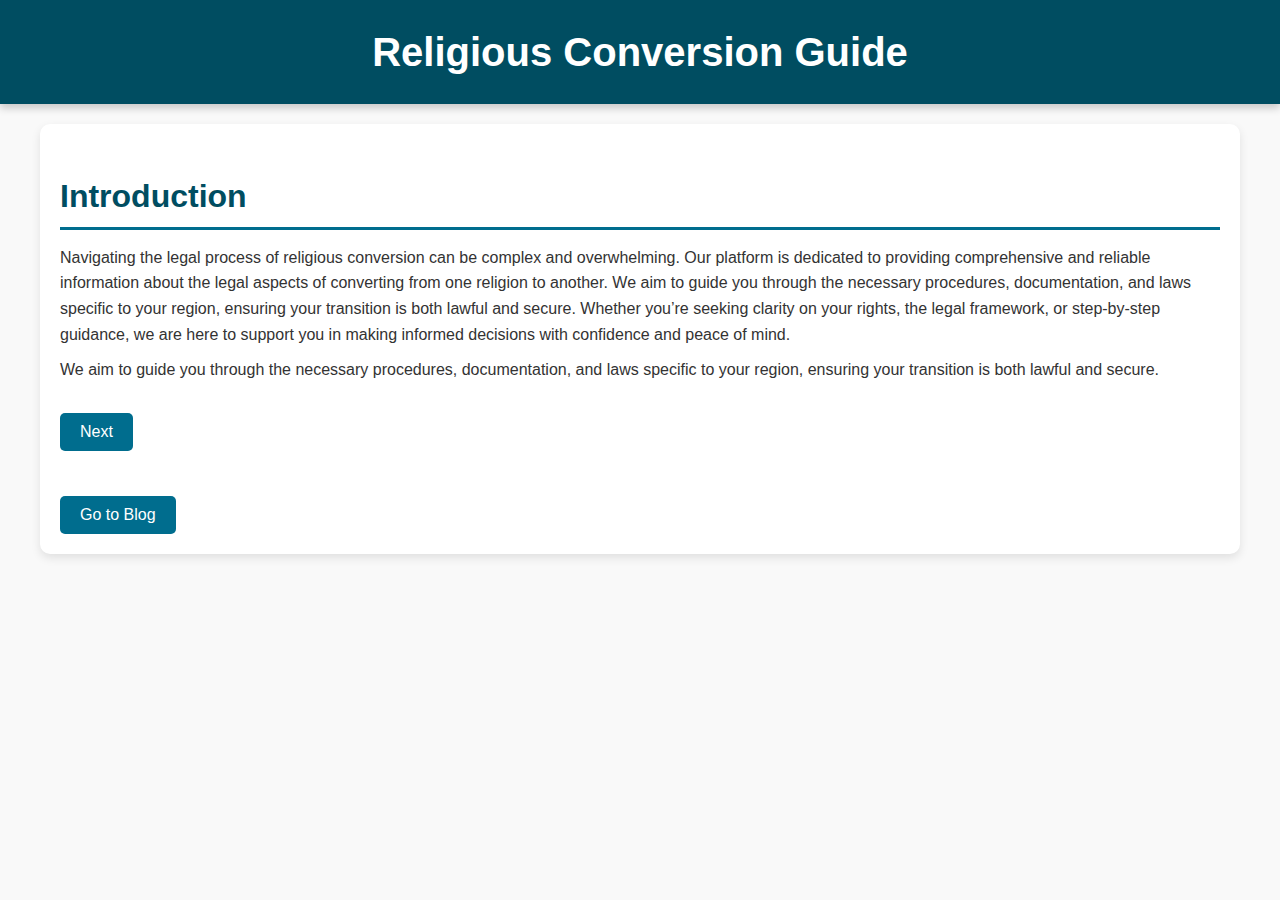
<file: index.html>
<!DOCTYPE html>
<html lang="en">
<head>
    <meta charset="UTF-8">
    <meta name="viewport" content="width=device-width, initial-scale=1.0">
    <title>Religious Conversion Guide</title>
    <link rel="stylesheet" href="styles.css">
</head>
<body>
    <header>
        <h1>Religious Conversion Guide</h1>
    </header>
    <main>
        <section id="introduction">
            <h2>Introduction</h2>
            <p>
                Navigating the legal process of religious conversion can be complex and overwhelming. Our platform is dedicated to providing comprehensive and reliable information about the legal aspects of converting from one religion to another. We aim to guide you through the necessary procedures, documentation, and laws specific to your region, ensuring your transition is both lawful and secure. Whether you’re seeking clarity on your rights, the legal framework, or step-by-step guidance, we are here to support you in making informed decisions with confidence and peace of mind.
            </p>
            <p>
                We aim to guide you through the necessary procedures, documentation, and laws specific to your region, ensuring your transition is both lawful and secure.
            </p>
            <button id="next-btn">Next</button>
            <br><br>
            <button id="blog-btn" onclick="window.location.href='blog.html'">Go to Blog</button>
        </section>
    </main>
    <script src="script.js"></script>
</body>
</html>
</file>
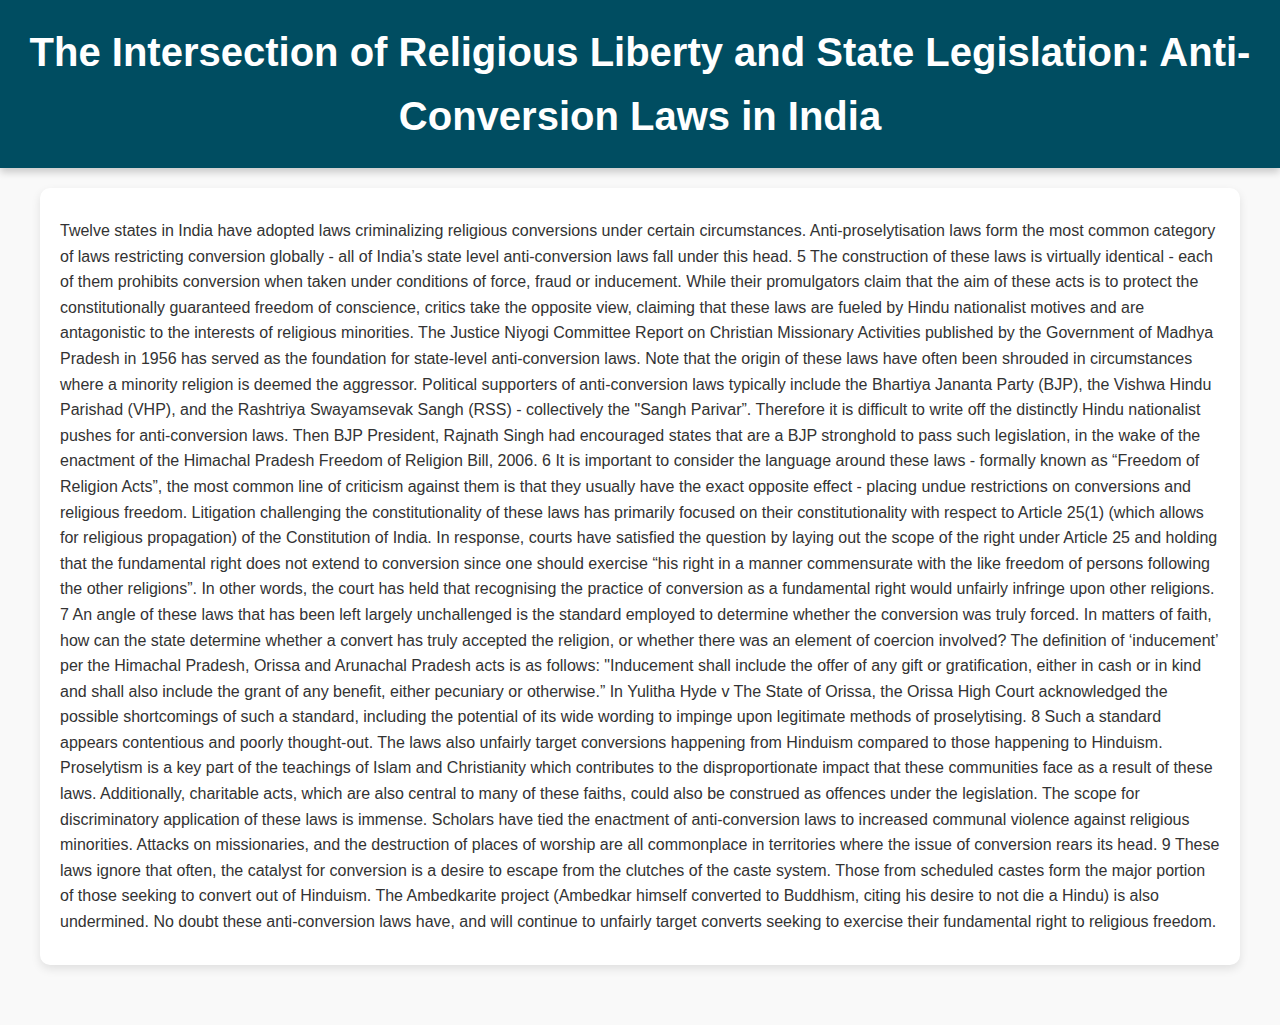
<file: blog.html>
<!DOCTYPE html>
<html lang="en">
<head>
    <meta charset="UTF-8">
    <meta name="viewport" content="width=device-width, initial-scale=1.0">
    <title>The Intersection of Religious Liberty and State Legislation</title>
    <link rel="stylesheet" href="styles.css">
</head>
<body>
    <header>
        <h1>The Intersection of Religious Liberty and State Legislation: Anti-Conversion Laws in India</h1>
    </header>
    <main>
        <section>
            <p>
                Twelve states in India have adopted laws criminalizing religious conversions under certain
                circumstances. Anti-proselytisation laws form the most common category of laws restricting
                conversion globally - all of India’s state level anti-conversion laws fall under this head.
                5
                The construction of these laws is virtually identical - each of them prohibits conversion when
                taken under conditions of force, fraud or inducement. While their promulgators claim that the
                aim of these acts is to protect the constitutionally guaranteed freedom of conscience, critics take
                the opposite view, claiming that these laws are fueled by Hindu nationalist motives and are
                antagonistic to the interests of religious minorities.
                The Justice Niyogi Committee Report on Christian Missionary Activities published by the
                Government of Madhya Pradesh in 1956 has served as the foundation for state-level
                anti-conversion laws. Note that the origin of these laws have often been shrouded in
                circumstances where a minority religion is deemed the aggressor.
                Political supporters of anti-conversion laws typically include the Bhartiya Jananta Party (BJP),
                the Vishwa Hindu Parishad (VHP), and the Rashtriya Swayamsevak Sangh (RSS) -
                collectively the "Sangh Parivar”. Therefore it is difficult to write off the distinctly Hindu nationalist
                pushes for anti-conversion laws. Then BJP President, Rajnath Singh had encouraged states
                that are a BJP stronghold to pass such legislation, in the wake of the enactment of the Himachal
                Pradesh Freedom of Religion Bill, 2006.
                6
                It is important to consider the language around these laws - formally known as “Freedom of
                Religion Acts”, the most common line of criticism against them is that they usually have the
                exact opposite effect - placing undue restrictions on conversions and religious freedom.
                Litigation challenging the constitutionality of these laws has primarily focused on their
                constitutionality with respect to Article 25(1) (which allows for religious propagation) of the
                Constitution of India. In response, courts have satisfied the question by laying out the scope of
                the right under Article 25 and holding that the fundamental right does not extend to conversion
                since one should exercise “his right in a manner commensurate with the like freedom of persons
                following the other religions”. In other words, the court has held that recognising the practice of
                conversion as a fundamental right would unfairly infringe upon other religions.
                7
                An angle of these laws that has been left largely unchallenged is the standard employed to
                determine whether the conversion was truly forced. In matters of faith, how can the state
                determine whether a convert has truly accepted the religion, or whether there was an element of
                coercion involved? The definition of ‘inducement’ per the Himachal Pradesh, Orissa and
                Arunachal Pradesh acts is as follows: "Inducement shall include the offer of any gift or
                gratification, either in cash or in kind and shall also include the grant of any benefit, either
                pecuniary or otherwise.” In Yulitha Hyde v The State of Orissa, the Orissa High Court
                
                acknowledged the possible shortcomings of such a standard, including the potential of its wide
                wording to impinge upon legitimate methods of proselytising.
                8 Such a standard appears
                contentious and poorly thought-out.
                The laws also unfairly target conversions happening from Hinduism compared to those
                happening to Hinduism. Proselytism is a key part of the teachings of Islam and Christianity
                which contributes to the disproportionate impact that these communities face as a result of
                these laws. Additionally, charitable acts, which are also central to many of these faiths, could
                also be construed as offences under the legislation. The scope for discriminatory application of
                these laws is immense.
                Scholars have tied the enactment of anti-conversion laws to increased communal violence
                against religious minorities. Attacks on missionaries, and the destruction of places of worship
                are all commonplace in territories where the issue of conversion rears its head.
                9
                These laws ignore that often, the catalyst for conversion is a desire to escape from the clutches
                of the caste system. Those from scheduled castes form the major portion of those seeking to
                convert out of Hinduism. The Ambedkarite project (Ambedkar himself converted to Buddhism,
                citing his desire to not die a Hindu) is also undermined. No doubt these anti-conversion laws
                have, and will continue to unfairly target converts seeking to exercise their fundamental right to
                religious freedom.
            </p>
        </section>
    </main>
</body>
</html>
</file>
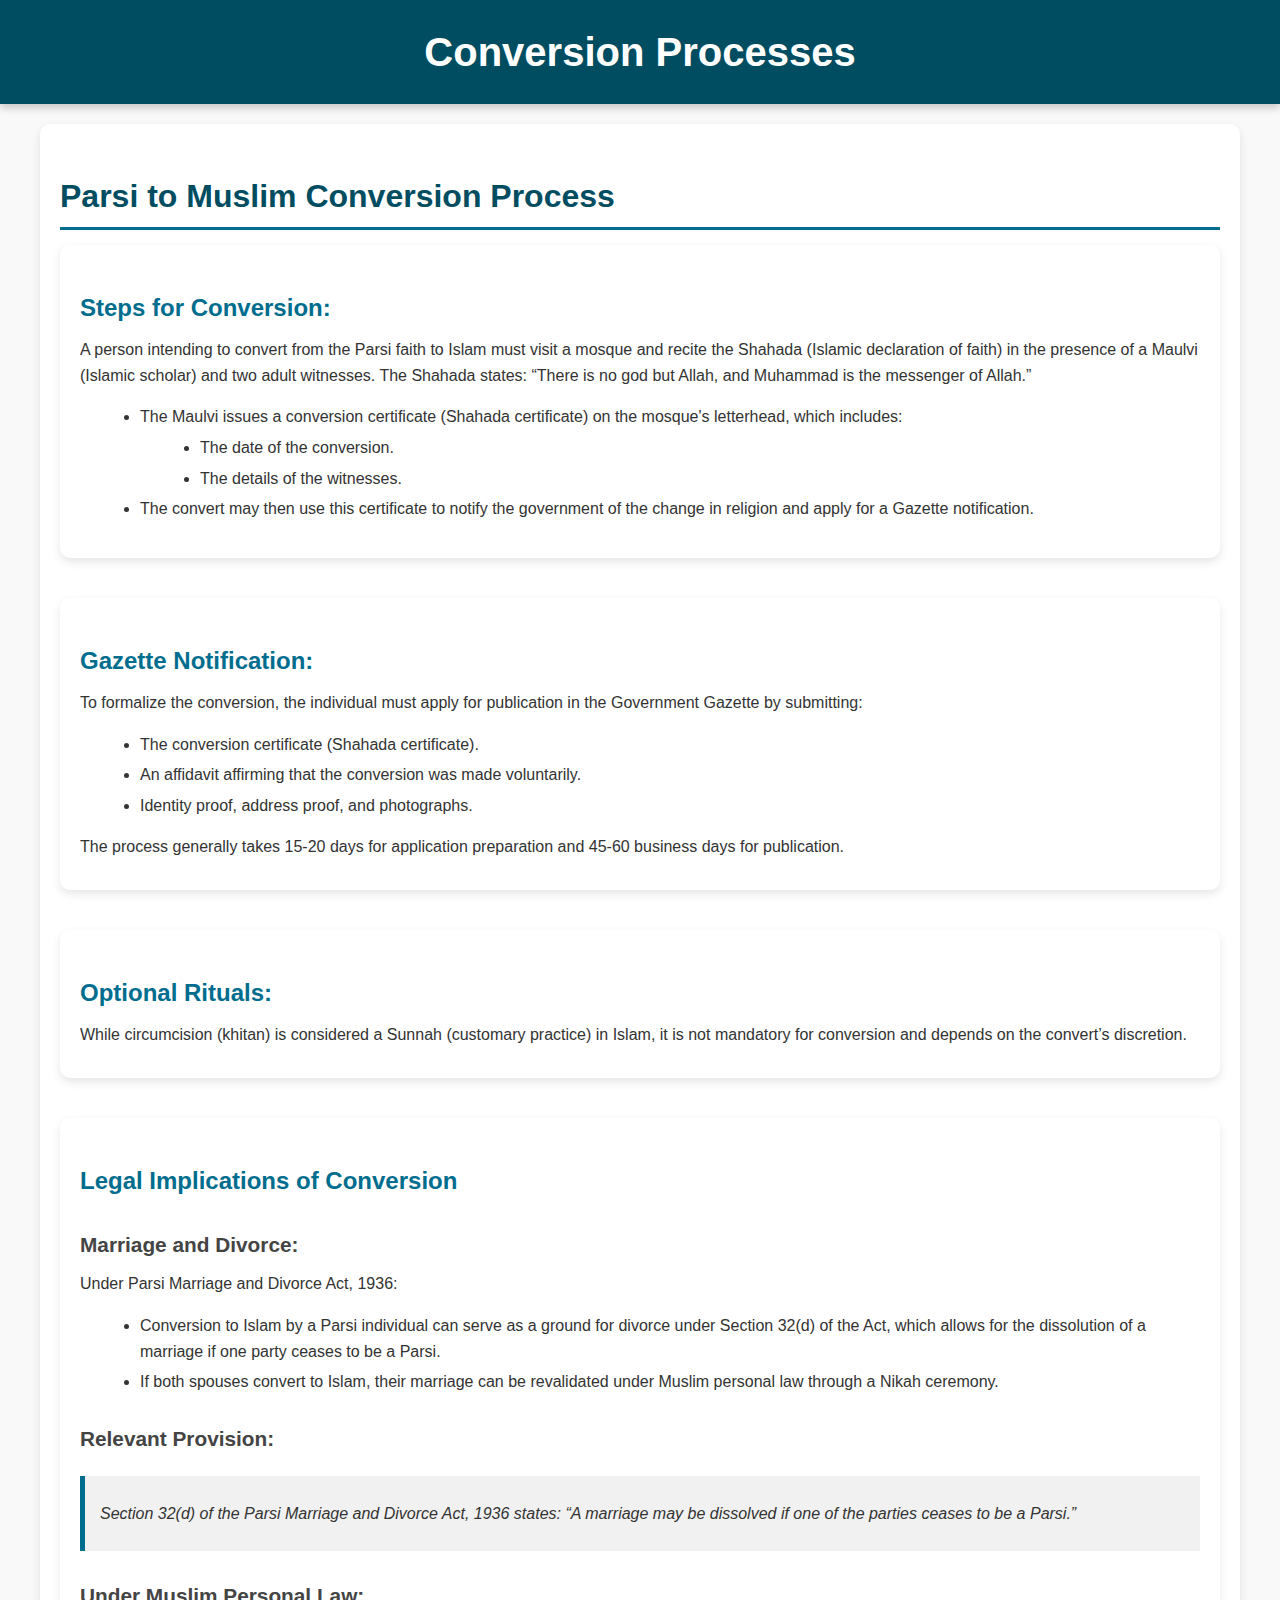
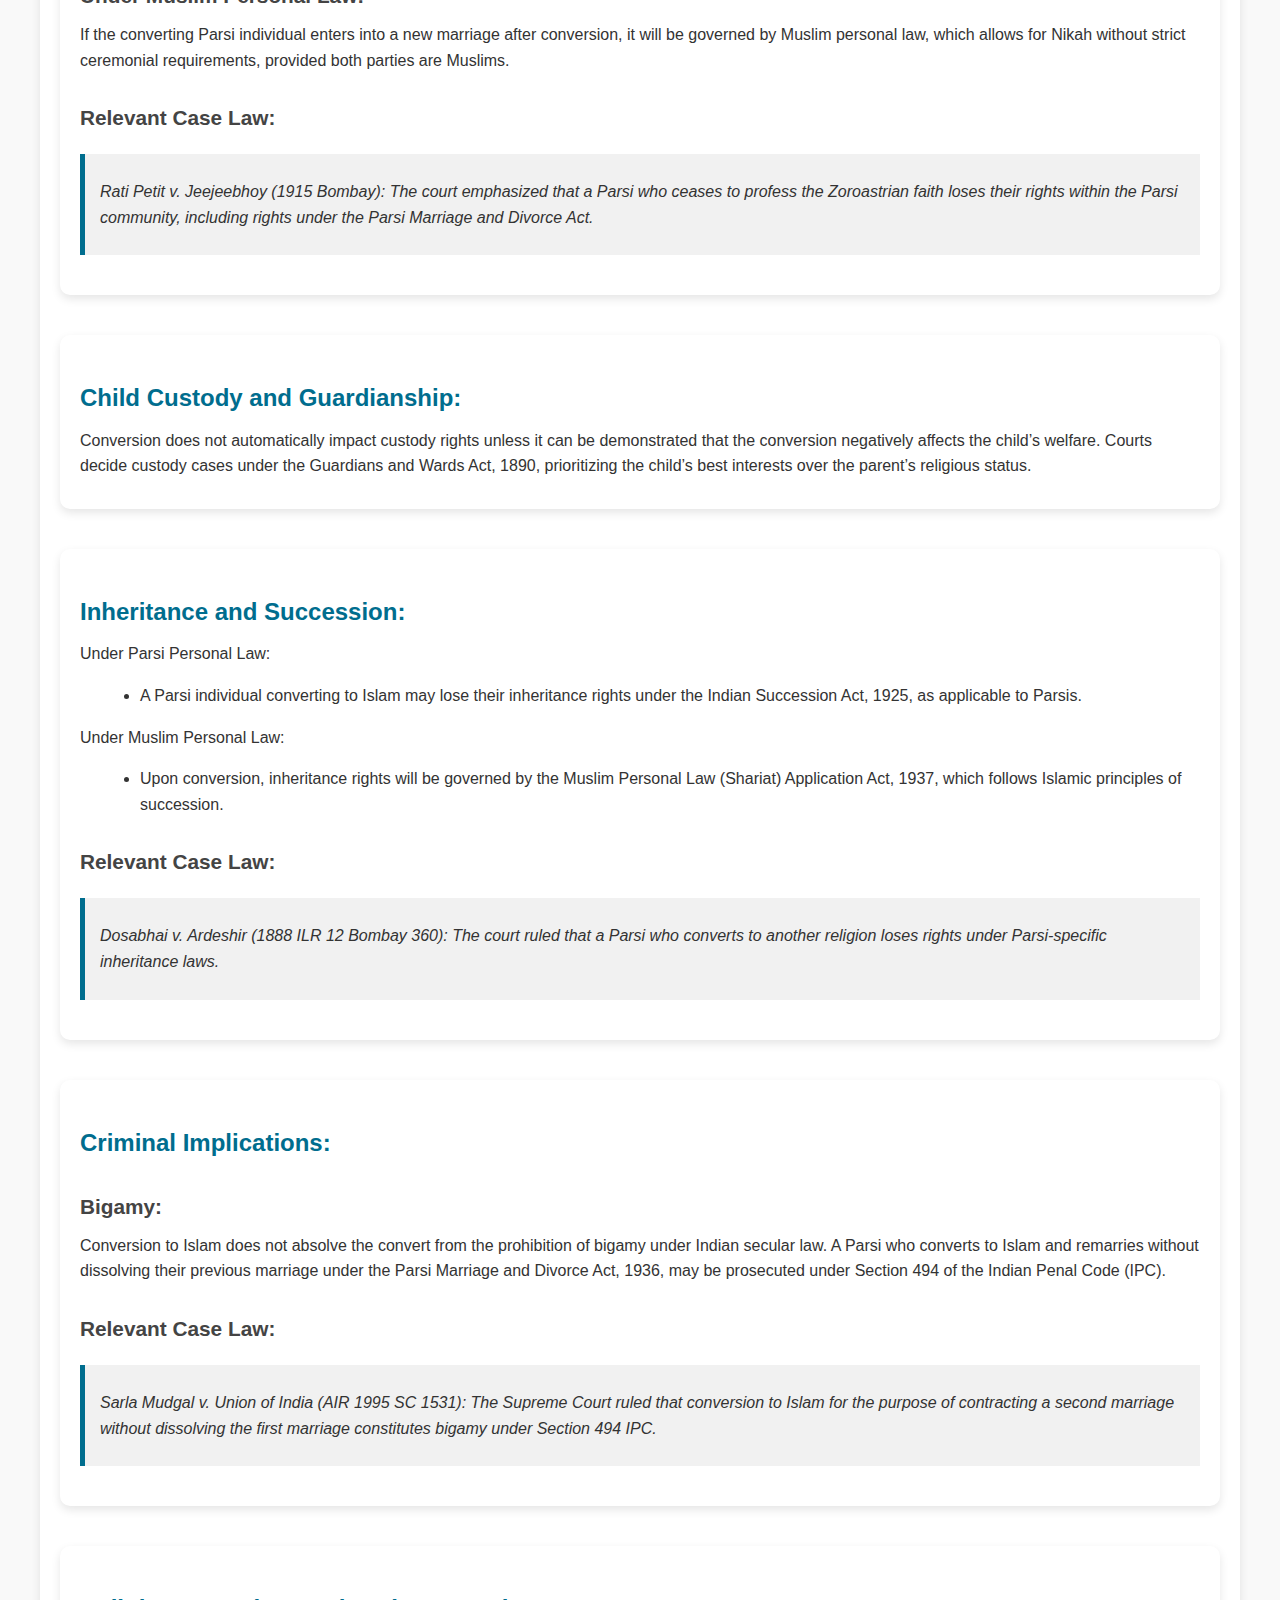
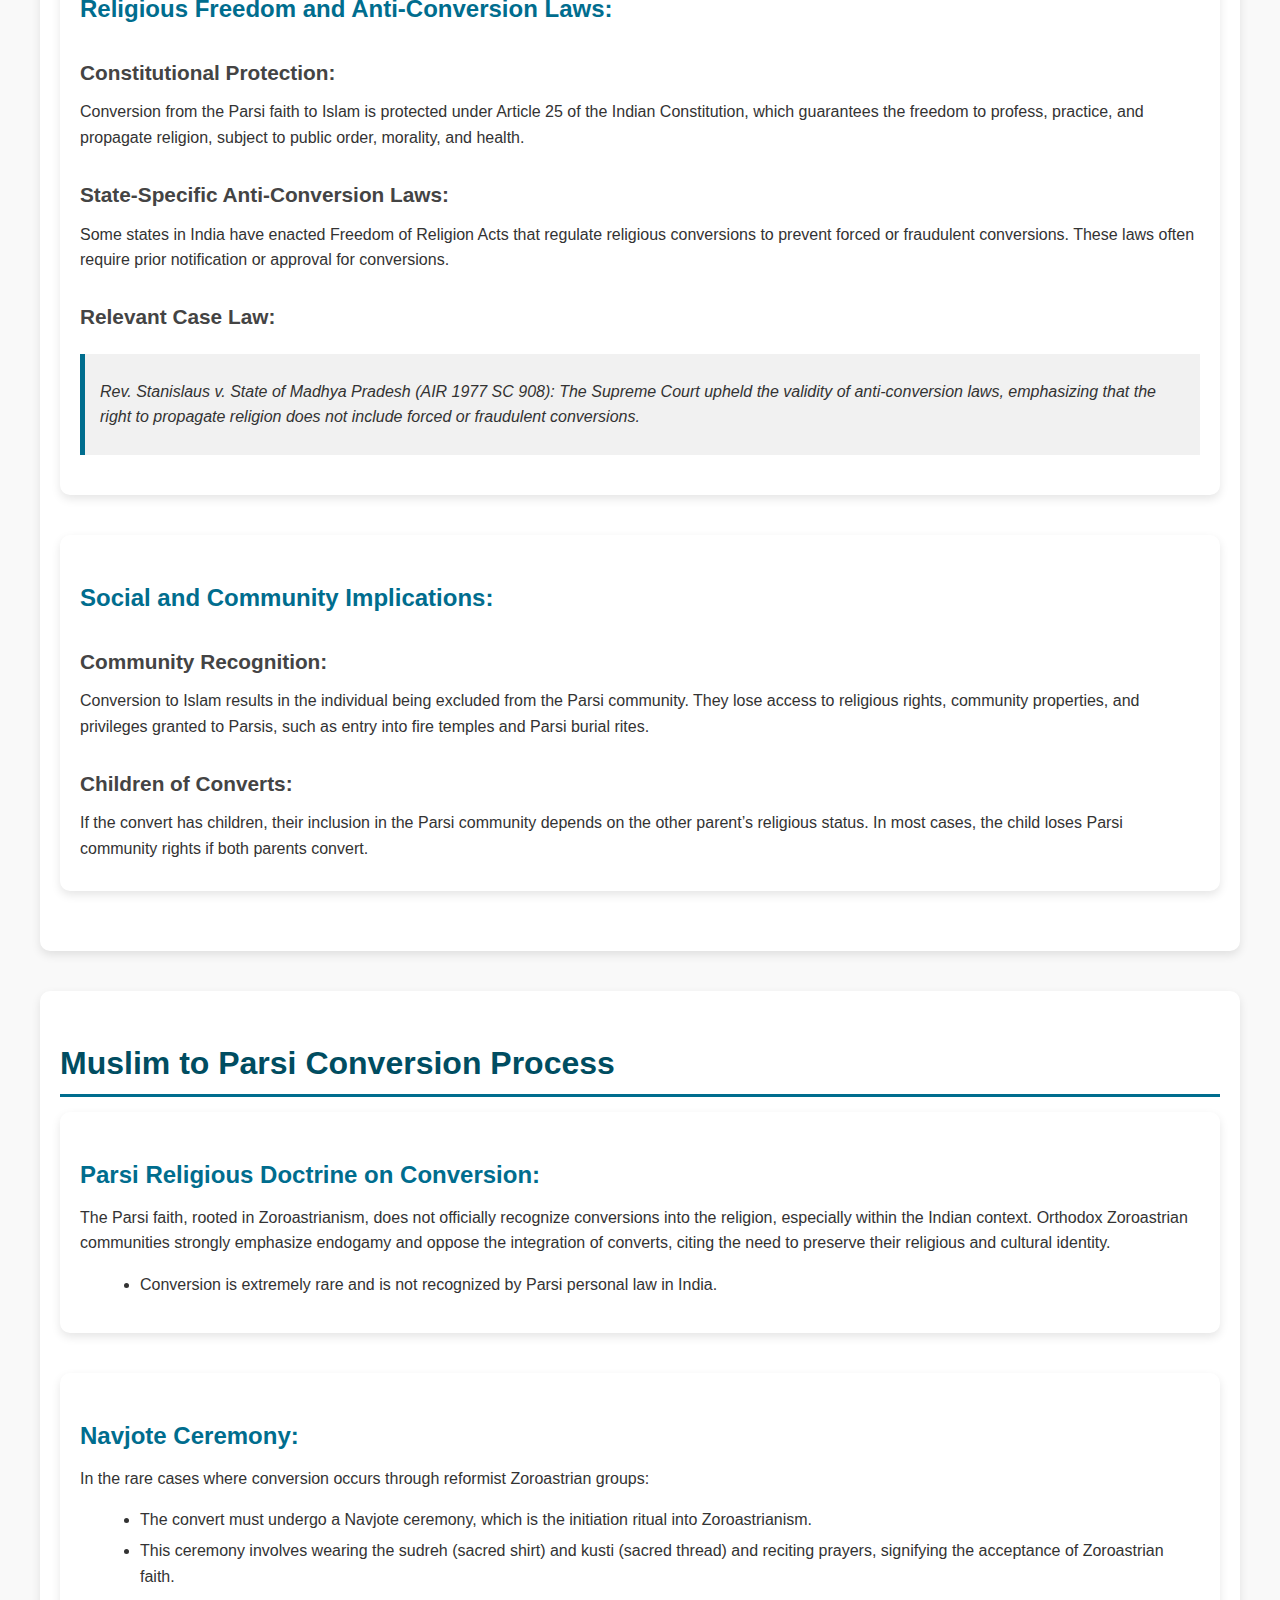
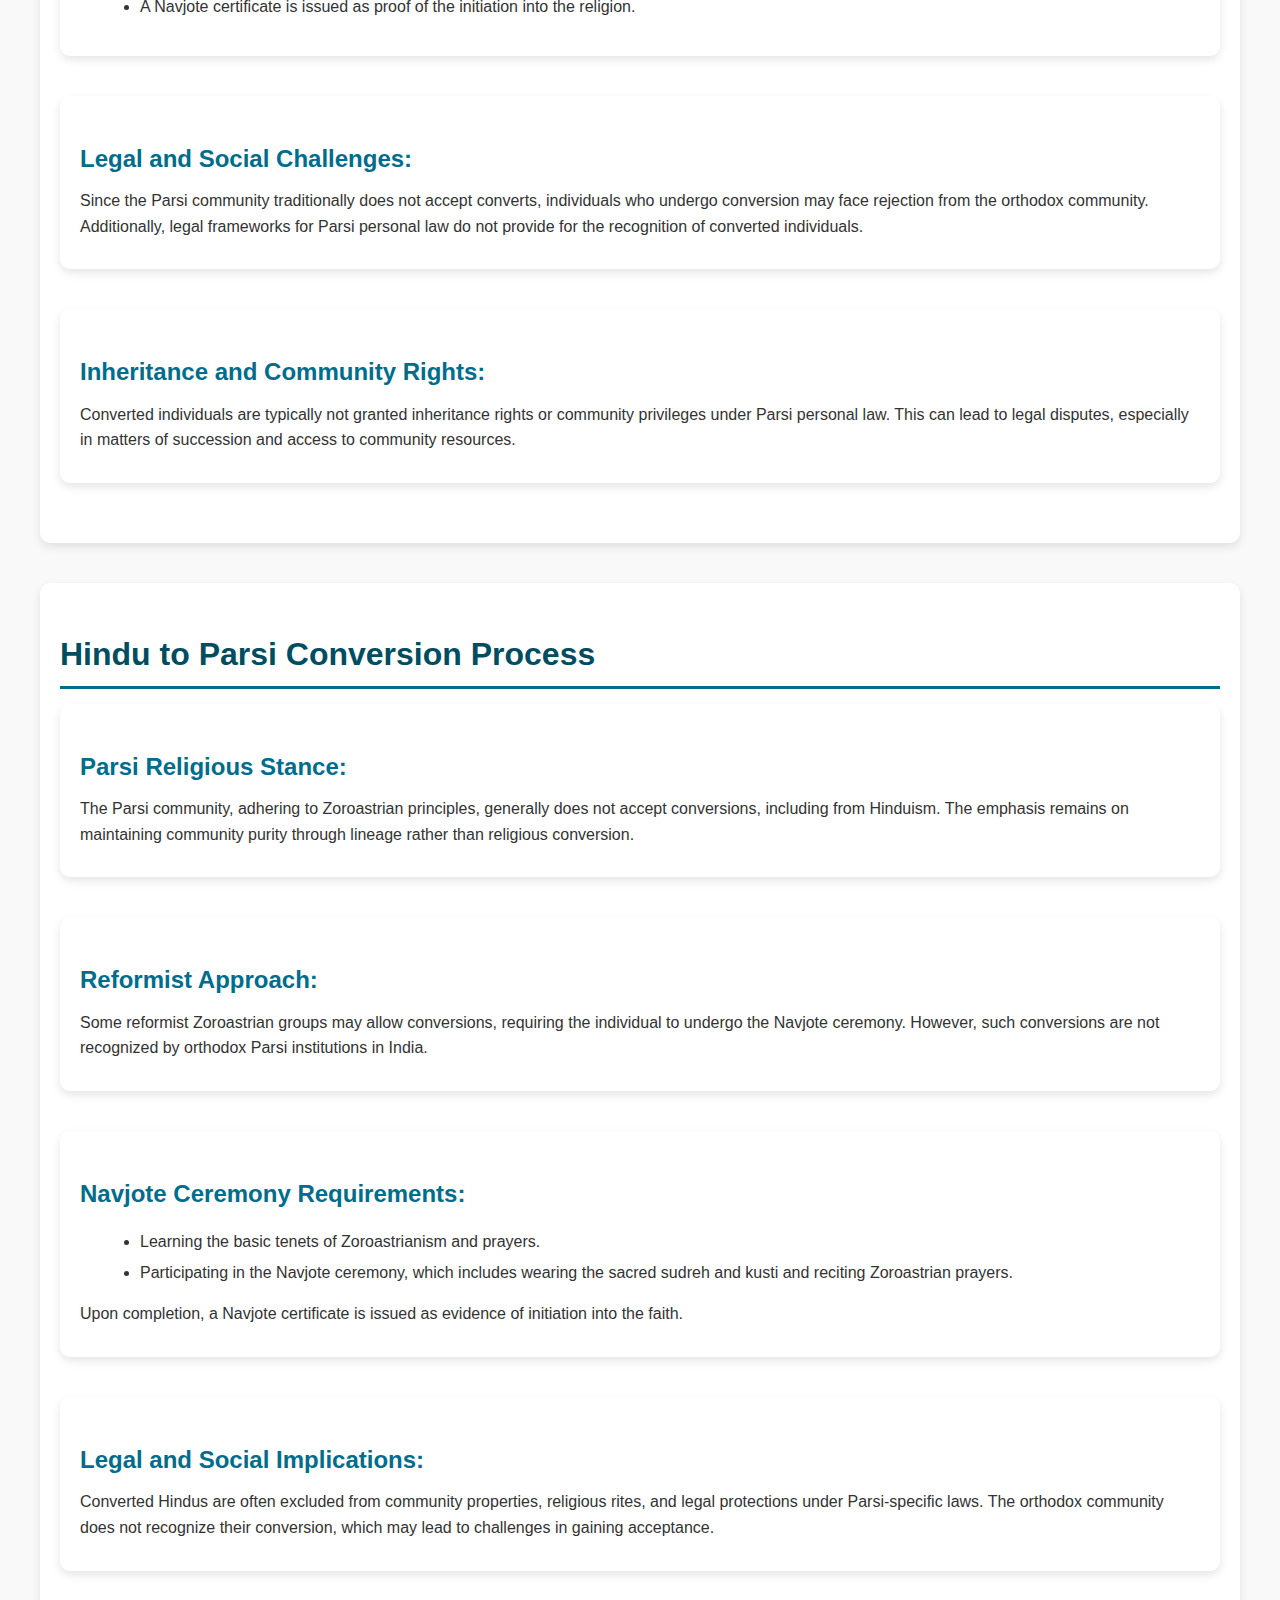
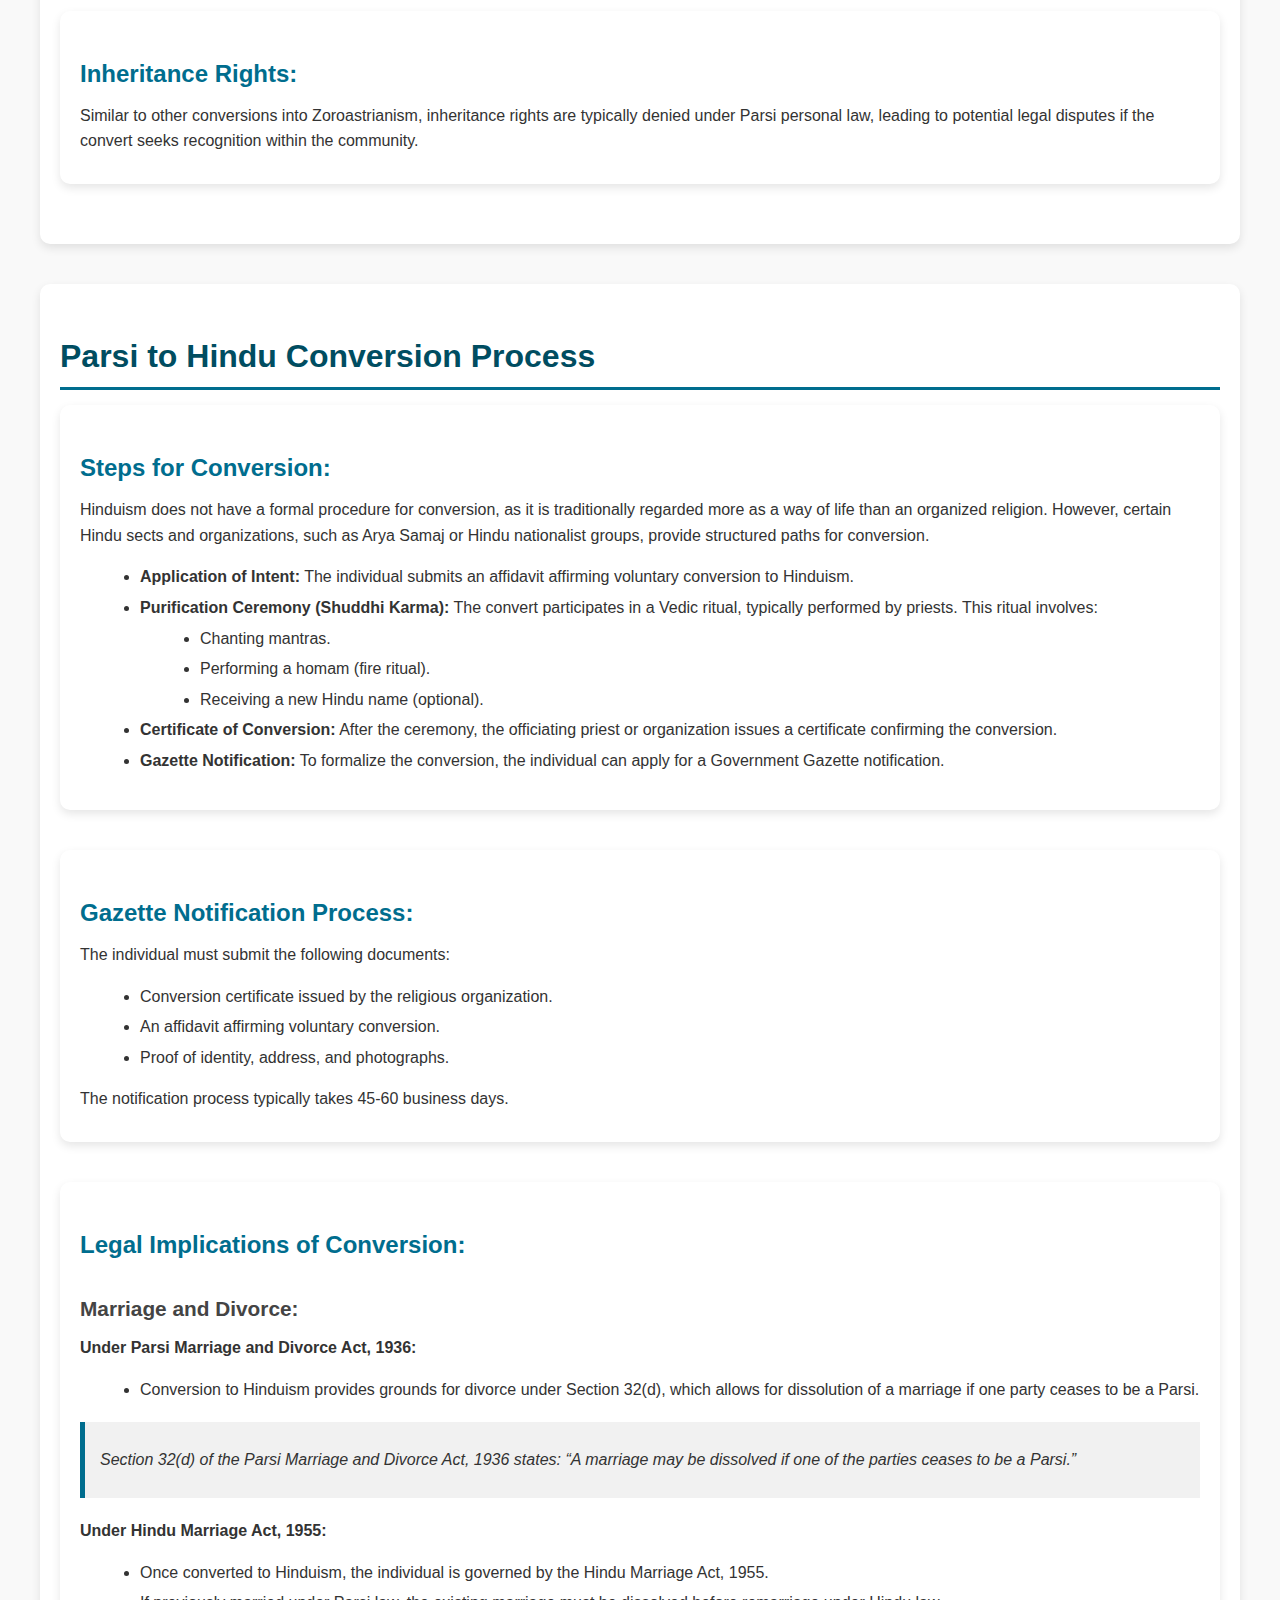
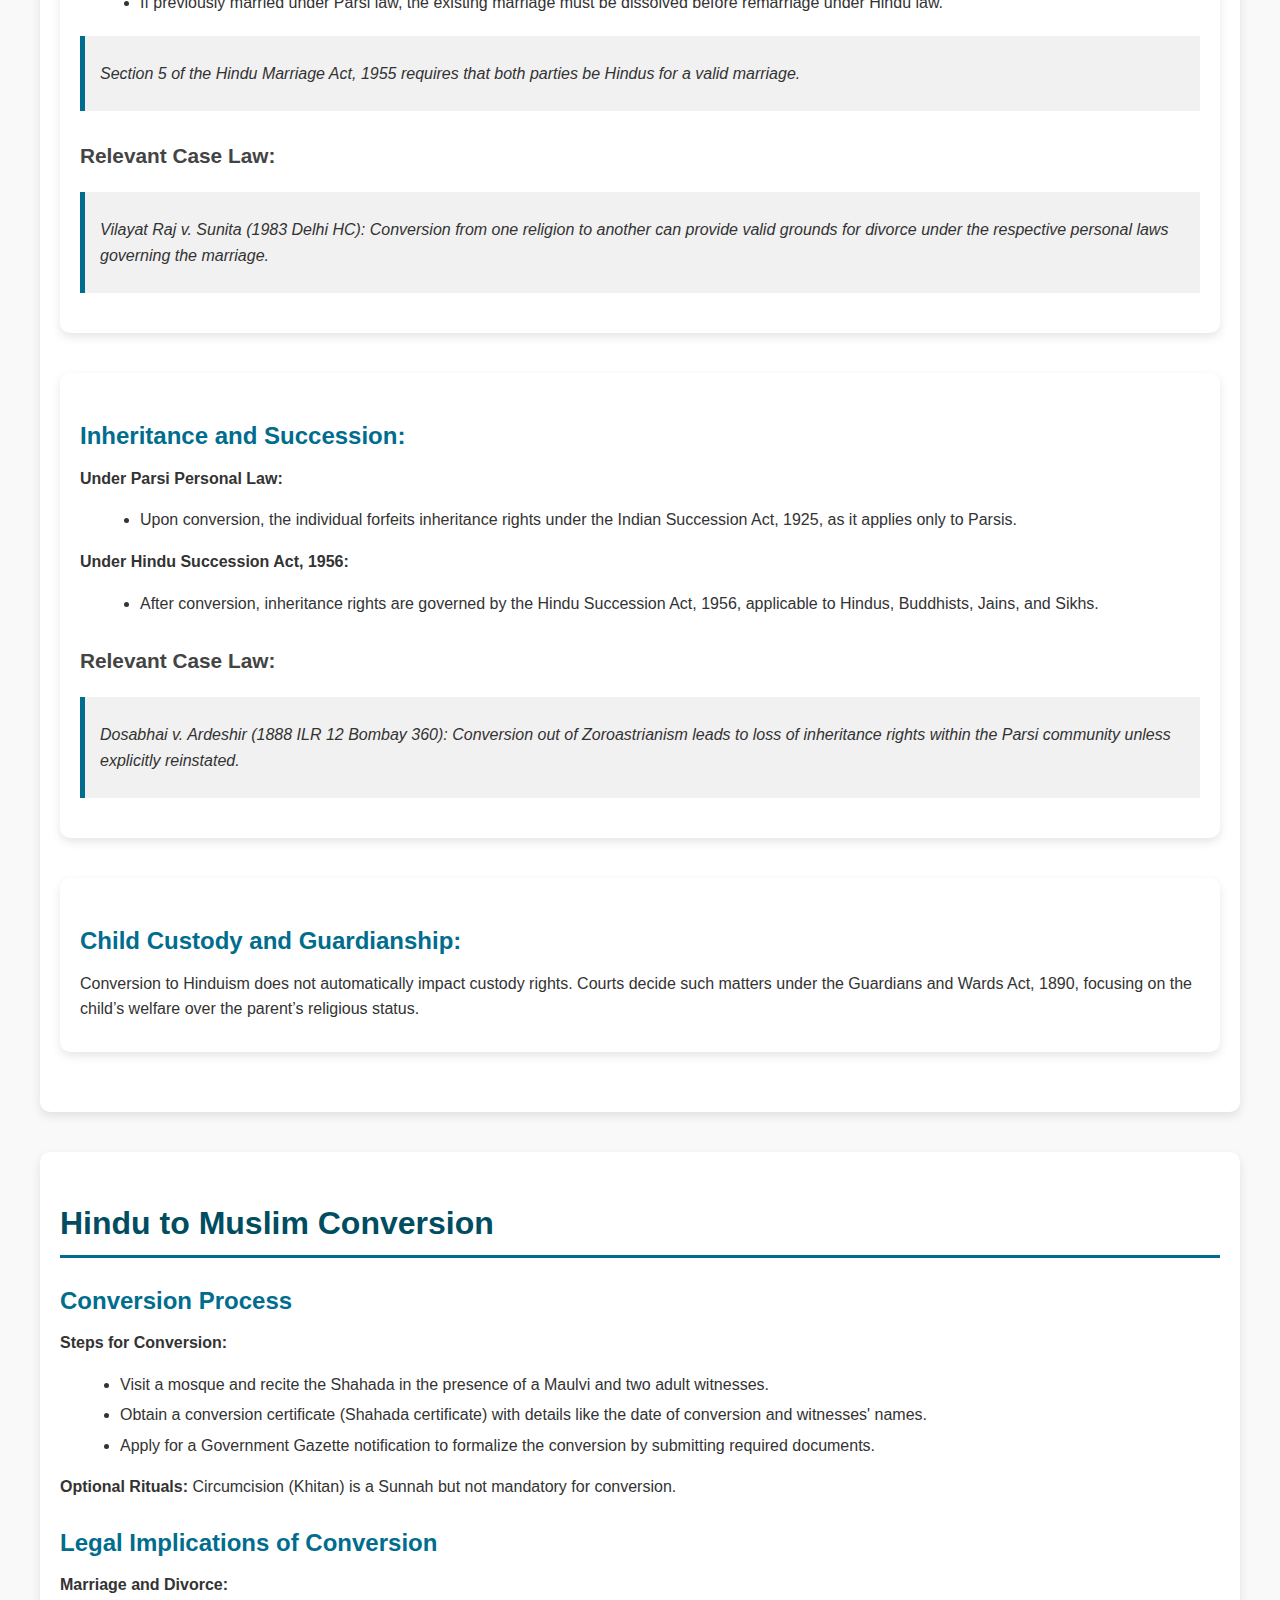
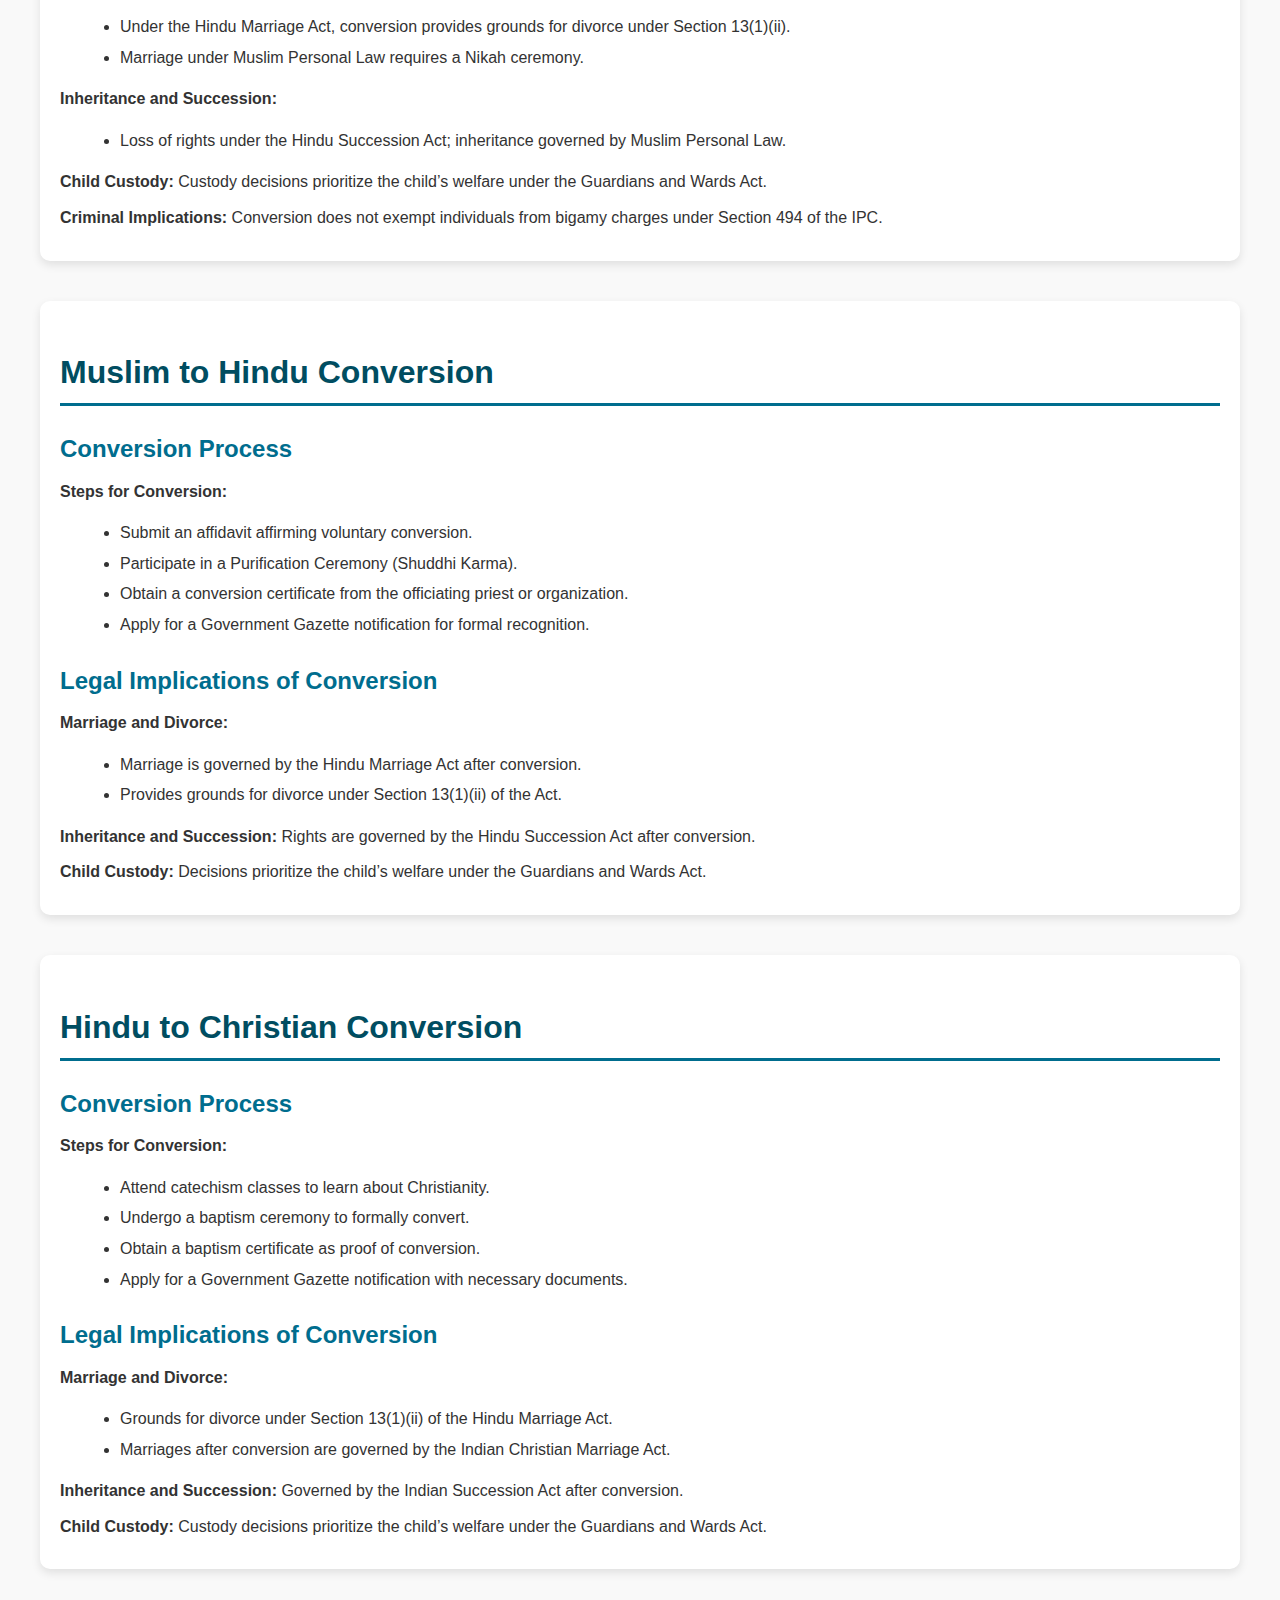
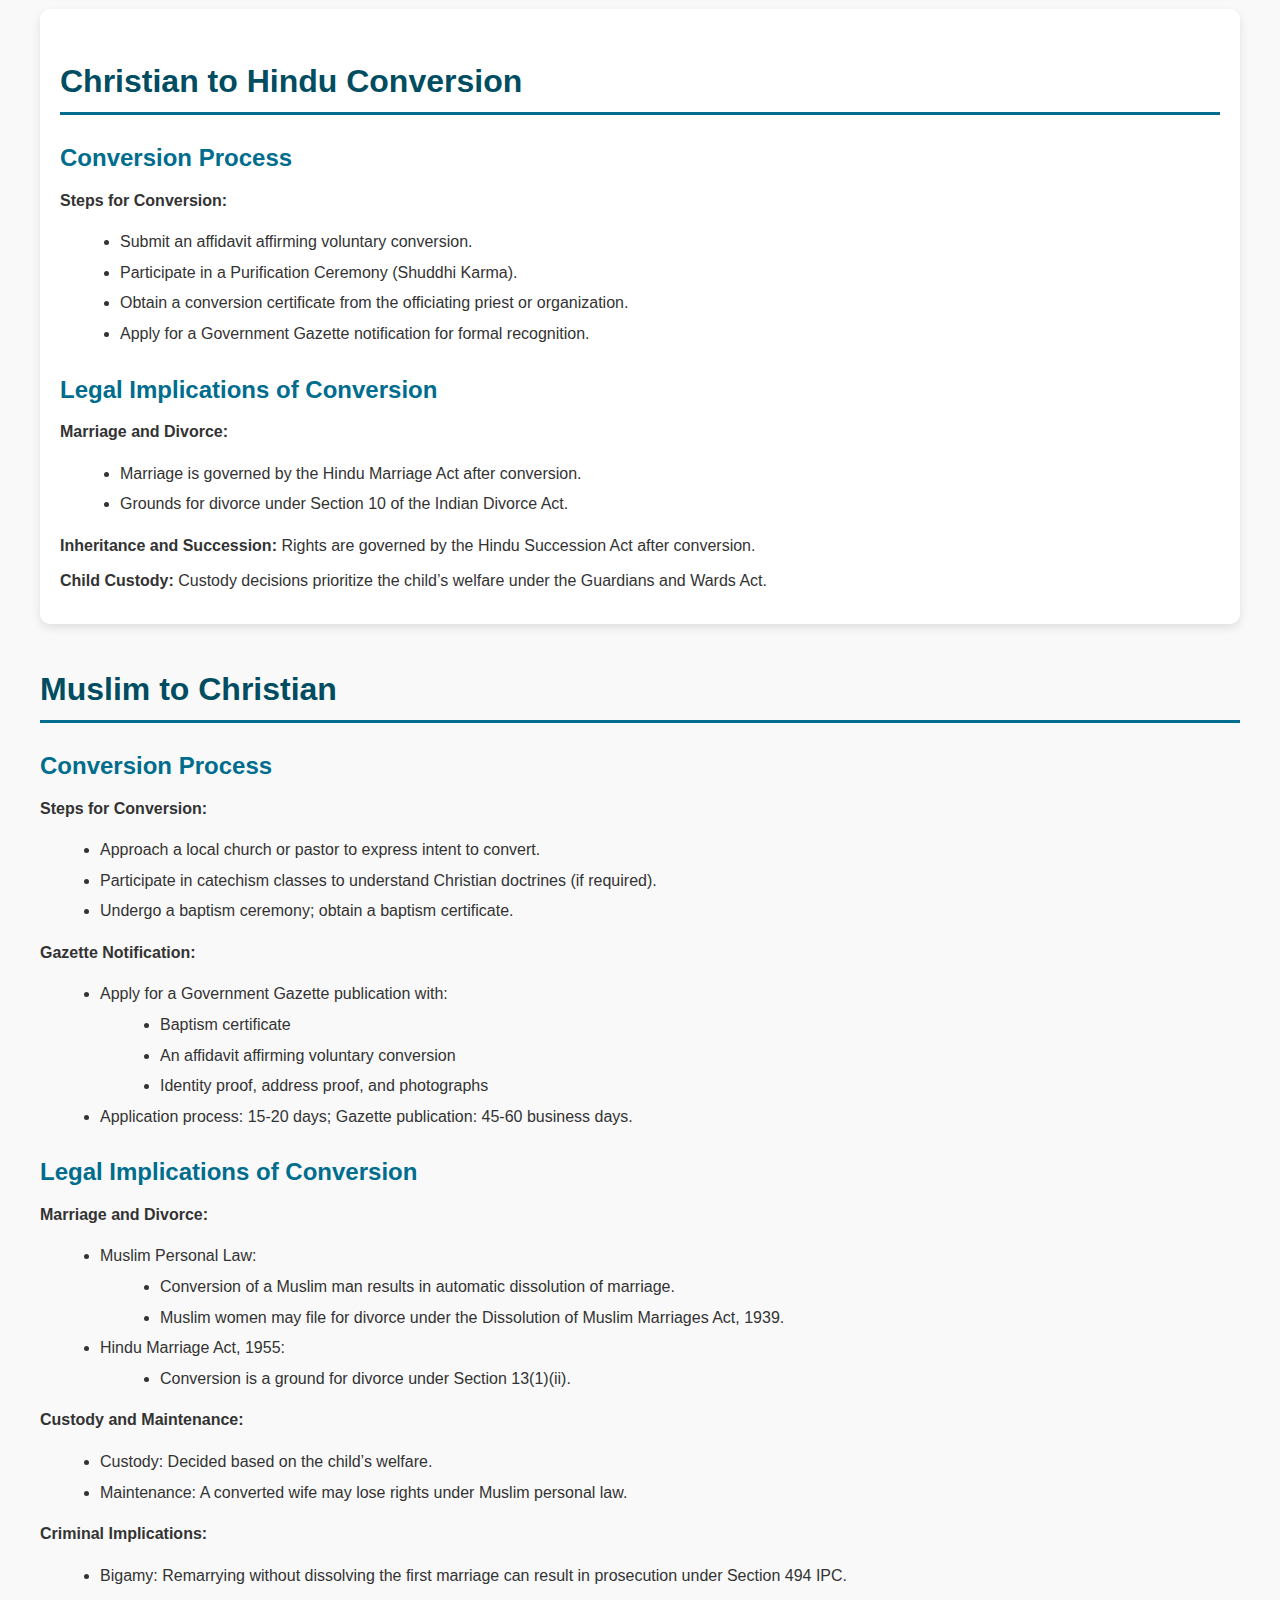
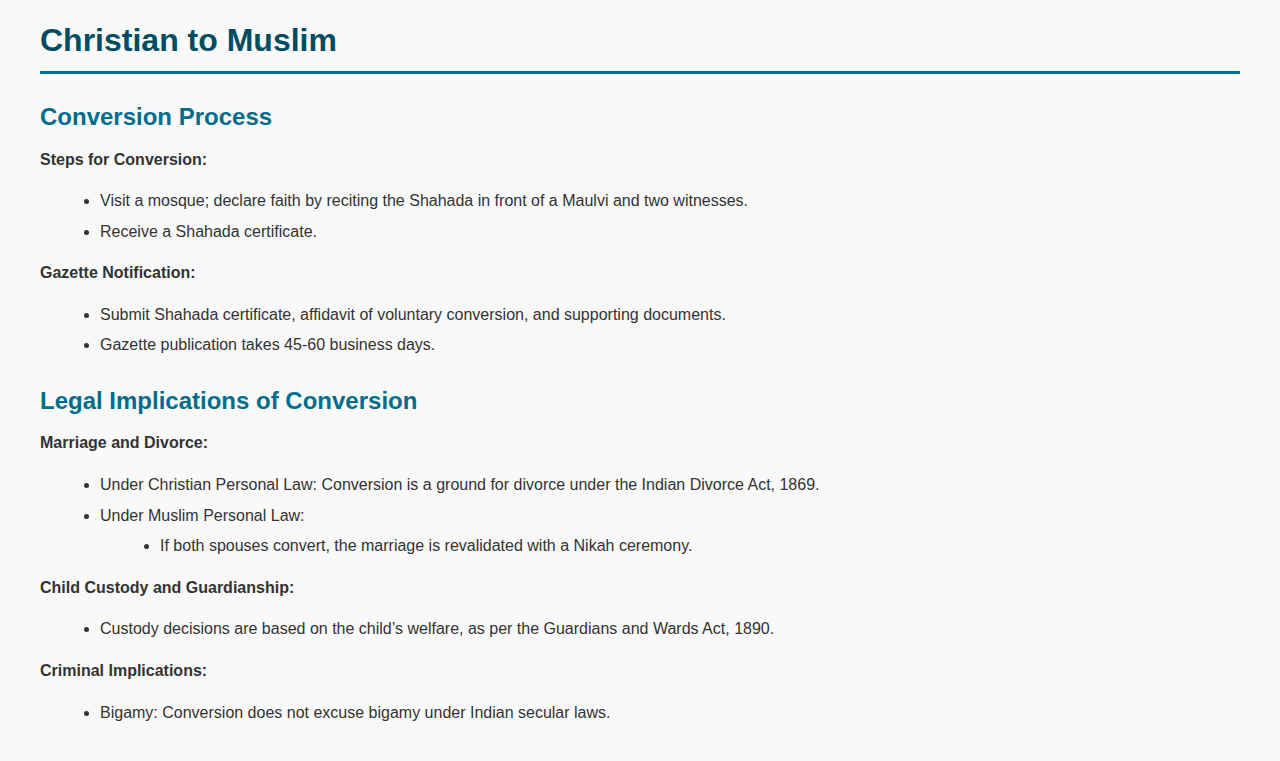
<file: converse.html>
<!DOCTYPE html>
<html lang="en">
<head>
    <meta charset="UTF-8">
    <meta name="viewport" content="width=device-width, initial-scale=1.0">
    <title>Conversion Processes</title>
    <link rel="stylesheet" href="styles.css"> <!-- Link to external CSS file -->
</head>
<body>
  
    <header>
        <h1>Conversion Processes</h1>
    </header>
    <main>
        <section id="parsi-to-muslim">
            <h2>Parsi to Muslim Conversion Process</h2>
            <section>
                <h3>Steps for Conversion:</h3>
                <p>A person intending to convert from the Parsi faith to Islam must visit a mosque and recite the Shahada (Islamic declaration of faith) in the presence of a Maulvi (Islamic scholar) and two adult witnesses. The Shahada states: “There is no god but Allah, and Muhammad is the messenger of Allah.”</p>
                <ul>
                    <li>The Maulvi issues a conversion certificate (Shahada certificate) on the mosque's letterhead, which includes:
                        <ul>
                            <li>The date of the conversion.</li>
                            <li>The details of the witnesses.</li>
                        </ul>
                    </li>
                    <li>The convert may then use this certificate to notify the government of the change in religion and apply for a Gazette notification.</li>
                </ul>
            </section>

            <section>
                <h3>Gazette Notification:</h3>
                <p>To formalize the conversion, the individual must apply for publication in the Government Gazette by submitting:</p>
                <ul>
                    <li>The conversion certificate (Shahada certificate).</li>
                    <li>An affidavit affirming that the conversion was made voluntarily.</li>
                    <li>Identity proof, address proof, and photographs.</li>
                </ul>
                <p>The process generally takes 15-20 days for application preparation and 45-60 business days for publication.</p>
            </section>

            <section>
                <h3>Optional Rituals:</h3>
                <p>While circumcision (khitan) is considered a Sunnah (customary practice) in Islam, it is not mandatory for conversion and depends on the convert’s discretion.</p>
            </section>

            <section>
                <h3>Legal Implications of Conversion</h3>
                <h4>Marriage and Divorce:</h4>
                <p>Under Parsi Marriage and Divorce Act, 1936:</p>
                <ul>
                    <li>Conversion to Islam by a Parsi individual can serve as a ground for divorce under Section 32(d) of the Act, which allows for the dissolution of a marriage if one party ceases to be a Parsi.</li>
                    <li>If both spouses convert to Islam, their marriage can be revalidated under Muslim personal law through a Nikah ceremony.</li>
                </ul>

                <h4>Relevant Provision:</h4>
                <blockquote>
                    <p>Section 32(d) of the Parsi Marriage and Divorce Act, 1936 states: “A marriage may be dissolved if one of the parties ceases to be a Parsi.”</p>
                </blockquote>

                <h4>Under Muslim Personal Law:</h4>
                <p>If the converting Parsi individual enters into a new marriage after conversion, it will be governed by Muslim personal law, which allows for Nikah without strict ceremonial requirements, provided both parties are Muslims.</p>

                <h4>Relevant Case Law:</h4>
                <blockquote>
                    <p>Rati Petit v. Jeejeebhoy (1915 Bombay): The court emphasized that a Parsi who ceases to profess the Zoroastrian faith loses their rights within the Parsi community, including rights under the Parsi Marriage and Divorce Act.</p>
                </blockquote>
            </section>

            <section>
                <h3>Child Custody and Guardianship:</h3>
                <p>Conversion does not automatically impact custody rights unless it can be demonstrated that the conversion negatively affects the child’s welfare. Courts decide custody cases under the Guardians and Wards Act, 1890, prioritizing the child’s best interests over the parent’s religious status.</p>
            </section>

            <section>
                <h3>Inheritance and Succession:</h3>
                <p>Under Parsi Personal Law:</p>
                <ul>
                    <li>A Parsi individual converting to Islam may lose their inheritance rights under the Indian Succession Act, 1925, as applicable to Parsis.</li>
                </ul>
                <p>Under Muslim Personal Law:</p>
                <ul>
                    <li>Upon conversion, inheritance rights will be governed by the Muslim Personal Law (Shariat) Application Act, 1937, which follows Islamic principles of succession.</li>
                </ul>

                <h4>Relevant Case Law:</h4>
                <blockquote>
                    <p>Dosabhai v. Ardeshir (1888 ILR 12 Bombay 360): The court ruled that a Parsi who converts to another religion loses rights under Parsi-specific inheritance laws.</p>
                </blockquote>
            </section>

            <section>
                <h3>Criminal Implications:</h3>
                <h4>Bigamy:</h4>
                <p>Conversion to Islam does not absolve the convert from the prohibition of bigamy under Indian secular law. A Parsi who converts to Islam and remarries without dissolving their previous marriage under the Parsi Marriage and Divorce Act, 1936, may be prosecuted under Section 494 of the Indian Penal Code (IPC).</p>

                <h4>Relevant Case Law:</h4>
                <blockquote>
                    <p>Sarla Mudgal v. Union of India (AIR 1995 SC 1531): The Supreme Court ruled that conversion to Islam for the purpose of contracting a second marriage without dissolving the first marriage constitutes bigamy under Section 494 IPC.</p>
                </blockquote>
            </section>

            <section>
                <h3>Religious Freedom and Anti-Conversion Laws:</h3>
                <h4>Constitutional Protection:</h4>
                <p>Conversion from the Parsi faith to Islam is protected under Article 25 of the Indian Constitution, which guarantees the freedom to profess, practice, and propagate religion, subject to public order, morality, and health.</p>

                <h4>State-Specific Anti-Conversion Laws:</h4>
                <p>Some states in India have enacted Freedom of Religion Acts that regulate religious conversions to prevent forced or fraudulent conversions. These laws often require prior notification or approval for conversions.</p>

                <h4>Relevant Case Law:</h4>
                <blockquote>
                    <p>Rev. Stanislaus v. State of Madhya Pradesh (AIR 1977 SC 908): The Supreme Court upheld the validity of anti-conversion laws, emphasizing that the right to propagate religion does not include forced or fraudulent conversions.</p>
                </blockquote>
            </section>

            <section>
                <h3>Social and Community Implications:</h3>
                <h4>Community Recognition:</h4>
                <p>Conversion to Islam results in the individual being excluded from the Parsi community. They lose access to religious rights, community properties, and privileges granted to Parsis, such as entry into fire temples and Parsi burial rites.</p>

                <h4>Children of Converts:</h4>
                <p>If the convert has children, their inclusion in the Parsi community depends on the other parent’s religious status. In most cases, the child loses Parsi community rights if both parents convert.</p>
            </section>
        </section>

        <section id="muslim-to-parsi">
            <h2>Muslim to Parsi Conversion Process</h2>
            <section>
                <h3>Parsi Religious Doctrine on Conversion:</h3>
                <p>The Parsi faith, rooted in Zoroastrianism, does not officially recognize conversions into the religion, especially within the Indian context. Orthodox Zoroastrian communities strongly emphasize endogamy and oppose the integration of converts, citing the need to preserve their religious and cultural identity.</p>
                <ul>
                    <li>Conversion is extremely rare and is not recognized by Parsi personal law in India.</li>
                </ul>
            </section>

            <section>
                <h3>Navjote Ceremony:</h3>
                <p>In the rare cases where conversion occurs through reformist Zoroastrian groups:</p>
                <ul>
                    <li>The convert must undergo a Navjote ceremony, which is the initiation ritual into Zoroastrianism.</li>
                    <li>This ceremony involves wearing the sudreh (sacred shirt) and kusti (sacred thread) and reciting prayers, signifying the acceptance of Zoroastrian faith.</li>
                    <li>A Navjote certificate is issued as proof of the initiation into the religion.</li>
                </ul>
            </section>

            <section>
                <h3>Legal and Social Challenges:</h3>
                <p>Since the Parsi community traditionally does not accept converts, individuals who undergo conversion may face rejection from the orthodox community. Additionally, legal frameworks for Parsi personal law do not provide for the recognition of converted individuals.</p>
            </section>

            <section>
                <h3>Inheritance and Community Rights:</h3>
                <p>Converted individuals are typically not granted inheritance rights or community privileges under Parsi personal law. This can lead to legal disputes, especially in matters of succession and access to community resources.</p>
            </section>
        </section>

        <section id="hindu-to-parsi">
            <h2>Hindu to Parsi Conversion Process</h2>
            <section>
                <h3>Parsi Religious Stance:</h3>
                <p>The Parsi community, adhering to Zoroastrian principles, generally does not accept conversions, including from Hinduism. The emphasis remains on maintaining community purity through lineage rather than religious conversion.</p>
            </section>

            <section>
                <h3>Reformist Approach:</h3>
                <p>Some reformist Zoroastrian groups may allow conversions, requiring the individual to undergo the Navjote ceremony. However, such conversions are not recognized by orthodox Parsi institutions in India.</p>
            </section>

            <section>
                <h3>Navjote Ceremony Requirements:</h3>
                <ul>
                    <li>Learning the basic tenets of Zoroastrianism and prayers.</li>
                    <li>Participating in the Navjote ceremony, which includes wearing the sacred sudreh and kusti and reciting Zoroastrian prayers.</li>
                </ul>
                <p>Upon completion, a Navjote certificate is issued as evidence of initiation into the faith.</p>
            </section>

            <section>
                <h3>Legal and Social Implications:</h3>
                <p>Converted Hindus are often excluded from community properties, religious rites, and legal protections under Parsi-specific laws. The orthodox community does not recognize their conversion, which may lead to challenges in gaining acceptance.</p>
            </section>

            <section>
                <h3>Inheritance Rights:</h3>
                <p>Similar to other conversions into Zoroastrianism, inheritance rights are typically denied under Parsi personal law, leading to potential legal disputes if the convert seeks recognition within the community.</p>
            </section>
          </section>
            <section id="parsi-to-hindu">
              <h2>Parsi to Hindu Conversion Process</h2>
              <section>
                  <h3>Steps for Conversion:</h3>
                  <p>Hinduism does not have a formal procedure for conversion, as it is traditionally regarded more as a way of life than an organized religion. However, certain Hindu sects and organizations, such as Arya Samaj or Hindu nationalist groups, provide structured paths for conversion.</p>
                  <ul>
                      <li><strong>Application of Intent:</strong> The individual submits an affidavit affirming voluntary conversion to Hinduism.</li>
                      <li><strong>Purification Ceremony (Shuddhi Karma):</strong> The convert participates in a Vedic ritual, typically performed by priests. This ritual involves:
                          <ul>
                              <li>Chanting mantras.</li>
                              <li>Performing a homam (fire ritual).</li>
                              <li>Receiving a new Hindu name (optional).</li>
                          </ul>
                      </li>
                      <li><strong>Certificate of Conversion:</strong> After the ceremony, the officiating priest or organization issues a certificate confirming the conversion.</li>
                      <li><strong>Gazette Notification:</strong> To formalize the conversion, the individual can apply for a Government Gazette notification.</li>
                  </ul>
              </section>
          
              <section>
                  <h3>Gazette Notification Process:</h3>
                  <p>The individual must submit the following documents:</p>
                  <ul>
                      <li>Conversion certificate issued by the religious organization.</li>
                      <li>An affidavit affirming voluntary conversion.</li>
                      <li>Proof of identity, address, and photographs.</li>
                  </ul>
                  <p>The notification process typically takes 45-60 business days.</p>
              </section>
          
              <section>
                  <h3>Legal Implications of Conversion:</h3>
                  <h4>Marriage and Divorce:</h4>
                  <p><strong>Under Parsi Marriage and Divorce Act, 1936:</strong></p>
                  <ul>
                      <li>Conversion to Hinduism provides grounds for divorce under Section 32(d), which allows for dissolution of a marriage if one party ceases to be a Parsi.</li>
                  </ul>
                  <blockquote>
                      <p>Section 32(d) of the Parsi Marriage and Divorce Act, 1936 states: “A marriage may be dissolved if one of the parties ceases to be a Parsi.”</p>
                  </blockquote>
                  <p><strong>Under Hindu Marriage Act, 1955:</strong></p>
                  <ul>
                      <li>Once converted to Hinduism, the individual is governed by the Hindu Marriage Act, 1955.</li>
                      <li>If previously married under Parsi law, the existing marriage must be dissolved before remarriage under Hindu law.</li>
                  </ul>
                  <blockquote>
                      <p>Section 5 of the Hindu Marriage Act, 1955 requires that both parties be Hindus for a valid marriage.</p>
                  </blockquote>
                  <h4>Relevant Case Law:</h4>
                  <blockquote>
                      <p>Vilayat Raj v. Sunita (1983 Delhi HC): Conversion from one religion to another can provide valid grounds for divorce under the respective personal laws governing the marriage.</p>
                  </blockquote>
              </section>
          
              <section>
                  <h3>Inheritance and Succession:</h3>
                  <p><strong>Under Parsi Personal Law:</strong></p>
                  <ul>
                      <li>Upon conversion, the individual forfeits inheritance rights under the Indian Succession Act, 1925, as it applies only to Parsis.</li>
                  </ul>
                  <p><strong>Under Hindu Succession Act, 1956:</strong></p>
                  <ul>
                      <li>After conversion, inheritance rights are governed by the Hindu Succession Act, 1956, applicable to Hindus, Buddhists, Jains, and Sikhs.</li>
                  </ul>
                  <h4>Relevant Case Law:</h4>
                  <blockquote>
                      <p>Dosabhai v. Ardeshir (1888 ILR 12 Bombay 360): Conversion out of Zoroastrianism leads to loss of inheritance rights within the Parsi community unless explicitly reinstated.</p>
                  </blockquote>
              </section>
          
              <section>
                  <h3>Child Custody and Guardianship:</h3>
                  <p>Conversion to Hinduism does not automatically impact custody rights. Courts decide such matters under the Guardians and Wards Act, 1890, focusing on the child’s welfare over the parent’s religious status.</p>
              </section>
        </section>
        <section>
          <h2>Hindu to Muslim Conversion</h2>
          <h3>Conversion Process</h3>
          <p><strong>Steps for Conversion:</strong></p>
          <ul>
              <li>Visit a mosque and recite the Shahada in the presence of a Maulvi and two adult witnesses.</li>
              <li>Obtain a conversion certificate (Shahada certificate) with details like the date of conversion and witnesses' names.</li>
              <li>Apply for a Government Gazette notification to formalize the conversion by submitting required documents.</li>
          </ul>
          <p><strong>Optional Rituals:</strong> Circumcision (Khitan) is a Sunnah but not mandatory for conversion.</p>
      
          <h3>Legal Implications of Conversion</h3>
          <p><strong>Marriage and Divorce:</strong></p>
          <ul>
              <li>Under the Hindu Marriage Act, conversion provides grounds for divorce under Section 13(1)(ii).</li>
              <li>Marriage under Muslim Personal Law requires a Nikah ceremony.</li>
          </ul>
          <p><strong>Inheritance and Succession:</strong></p>
          <ul>
              <li>Loss of rights under the Hindu Succession Act; inheritance governed by Muslim Personal Law.</li>
          </ul>
          <p><strong>Child Custody:</strong> Custody decisions prioritize the child’s welfare under the Guardians and Wards Act.</p>
          <p><strong>Criminal Implications:</strong> Conversion does not exempt individuals from bigamy charges under Section 494 of the IPC.</p>
      </section>
      
      <section>
          <h2>Muslim to Hindu Conversion</h2>
          <h3>Conversion Process</h3>
          <p><strong>Steps for Conversion:</strong></p>
          <ul>
              <li>Submit an affidavit affirming voluntary conversion.</li>
              <li>Participate in a Purification Ceremony (Shuddhi Karma).</li>
              <li>Obtain a conversion certificate from the officiating priest or organization.</li>
              <li>Apply for a Government Gazette notification for formal recognition.</li>
          </ul>
      
          <h3>Legal Implications of Conversion</h3>
          <p><strong>Marriage and Divorce:</strong></p>
          <ul>
              <li>Marriage is governed by the Hindu Marriage Act after conversion.</li>
              <li>Provides grounds for divorce under Section 13(1)(ii) of the Act.</li>
          </ul>
          <p><strong>Inheritance and Succession:</strong> Rights are governed by the Hindu Succession Act after conversion.</p>
          <p><strong>Child Custody:</strong> Decisions prioritize the child’s welfare under the Guardians and Wards Act.</p>
      </section>
      
      <section>
          <h2>Hindu to Christian Conversion</h2>
          <h3>Conversion Process</h3>
          <p><strong>Steps for Conversion:</strong></p>
          <ul>
              <li>Attend catechism classes to learn about Christianity.</li>
              <li>Undergo a baptism ceremony to formally convert.</li>
              <li>Obtain a baptism certificate as proof of conversion.</li>
              <li>Apply for a Government Gazette notification with necessary documents.</li>
          </ul>
      
          <h3>Legal Implications of Conversion</h3>
          <p><strong>Marriage and Divorce:</strong></p>
          <ul>
              <li>Grounds for divorce under Section 13(1)(ii) of the Hindu Marriage Act.</li>
              <li>Marriages after conversion are governed by the Indian Christian Marriage Act.</li>
          </ul>
          <p><strong>Inheritance and Succession:</strong> Governed by the Indian Succession Act after conversion.</p>
          <p><strong>Child Custody:</strong> Custody decisions prioritize the child’s welfare under the Guardians and Wards Act.</p>
      </section>
      
      <section>
          <h2>Christian to Hindu Conversion</h2>
          <h3>Conversion Process</h3>
          <p><strong>Steps for Conversion:</strong></p>
          <ul>
              <li>Submit an affidavit affirming voluntary conversion.</li>
              <li>Participate in a Purification Ceremony (Shuddhi Karma).</li>
              <li>Obtain a conversion certificate from the officiating priest or organization.</li>
              <li>Apply for a Government Gazette notification for formal recognition.</li>
          </ul>
      
          <h3>Legal Implications of Conversion</h3>
          <p><strong>Marriage and Divorce:</strong></p>
          <ul>
              <li>Marriage is governed by the Hindu Marriage Act after conversion.</li>
              <li>Grounds for divorce under Section 10 of the Indian Divorce Act.</li>
          </ul>
          <p><strong>Inheritance and Succession:</strong> Rights are governed by the Hindu Succession Act after conversion.</p>
          <p><strong>Child Custody:</strong> Custody decisions prioritize the child’s welfare under the Guardians and Wards Act.</p>
      </section>      
      <div class="section" id="muslim-to-christian">
        <h2>Muslim to Christian</h2>

        <h3>Conversion Process</h3>
        <p><strong>Steps for Conversion:</strong></p>
        <ul>
            <li>Approach a local church or pastor to express intent to convert.</li>
            <li>Participate in catechism classes to understand Christian doctrines (if required).</li>
            <li>Undergo a baptism ceremony; obtain a baptism certificate.</li>
        </ul>

        <p><strong>Gazette Notification:</strong></p>
        <ul>
            <li>Apply for a Government Gazette publication with:
                <ul>
                    <li>Baptism certificate</li>
                    <li>An affidavit affirming voluntary conversion</li>
                    <li>Identity proof, address proof, and photographs</li>
                </ul>
            </li>
            <li>Application process: 15-20 days; Gazette publication: 45-60 business days.</li>
        </ul>

        <h3>Legal Implications of Conversion</h3>
        <p><strong>Marriage and Divorce:</strong></p>
        <ul>
            <li>Muslim Personal Law:
                <ul>
                    <li>Conversion of a Muslim man results in automatic dissolution of marriage.</li>
                    <li>Muslim women may file for divorce under the Dissolution of Muslim Marriages Act, 1939.</li>
                </ul>
            </li>
            <li>Hindu Marriage Act, 1955:
                <ul>
                    <li>Conversion is a ground for divorce under Section 13(1)(ii).</li>
                </ul>
            </li>
        </ul>

        <p><strong>Custody and Maintenance:</strong></p>
        <ul>
            <li>Custody: Decided based on the child’s welfare.</li>
            <li>Maintenance: A converted wife may lose rights under Muslim personal law.</li>
        </ul>

        <p><strong>Criminal Implications:</strong></p>
        <ul>
            <li>Bigamy: Remarrying without dissolving the first marriage can result in prosecution under Section 494 IPC.</li>
        </ul>
    </div>

    <!-- Christian to Muslim Conversion -->
    <div class="section" id="christian-to-muslim">
        <h2>Christian to Muslim</h2>

        <h3>Conversion Process</h3>
        <p><strong>Steps for Conversion:</strong></p>
        <ul>
            <li>Visit a mosque; declare faith by reciting the Shahada in front of a Maulvi and two witnesses.</li>
            <li>Receive a Shahada certificate.</li>
        </ul>

        <p><strong>Gazette Notification:</strong></p>
        <ul>
            <li>Submit Shahada certificate, affidavit of voluntary conversion, and supporting documents.</li>
            <li>Gazette publication takes 45-60 business days.</li>
        </ul>

        <h3>Legal Implications of Conversion</h3>
        <p><strong>Marriage and Divorce:</strong></p>
        <ul>
            <li>Under Christian Personal Law: Conversion is a ground for divorce under the Indian Divorce Act, 1869.</li>
            <li>Under Muslim Personal Law:
                <ul>
                    <li>If both spouses convert, the marriage is revalidated with a Nikah ceremony.</li>
                </ul>
            </li>
        </ul>

        <p><strong>Child Custody and Guardianship:</strong></p>
        <ul>
            <li>Custody decisions are based on the child’s welfare, as per the Guardians and Wards Act, 1890.</li>
        </ul>

        <p><strong>Criminal Implications:</strong></p>
        <ul>
            <li>Bigamy: Conversion does not excuse bigamy under Indian secular laws.</li>
        </ul>
    </div>
    </main>
</body>
</html>
</file>
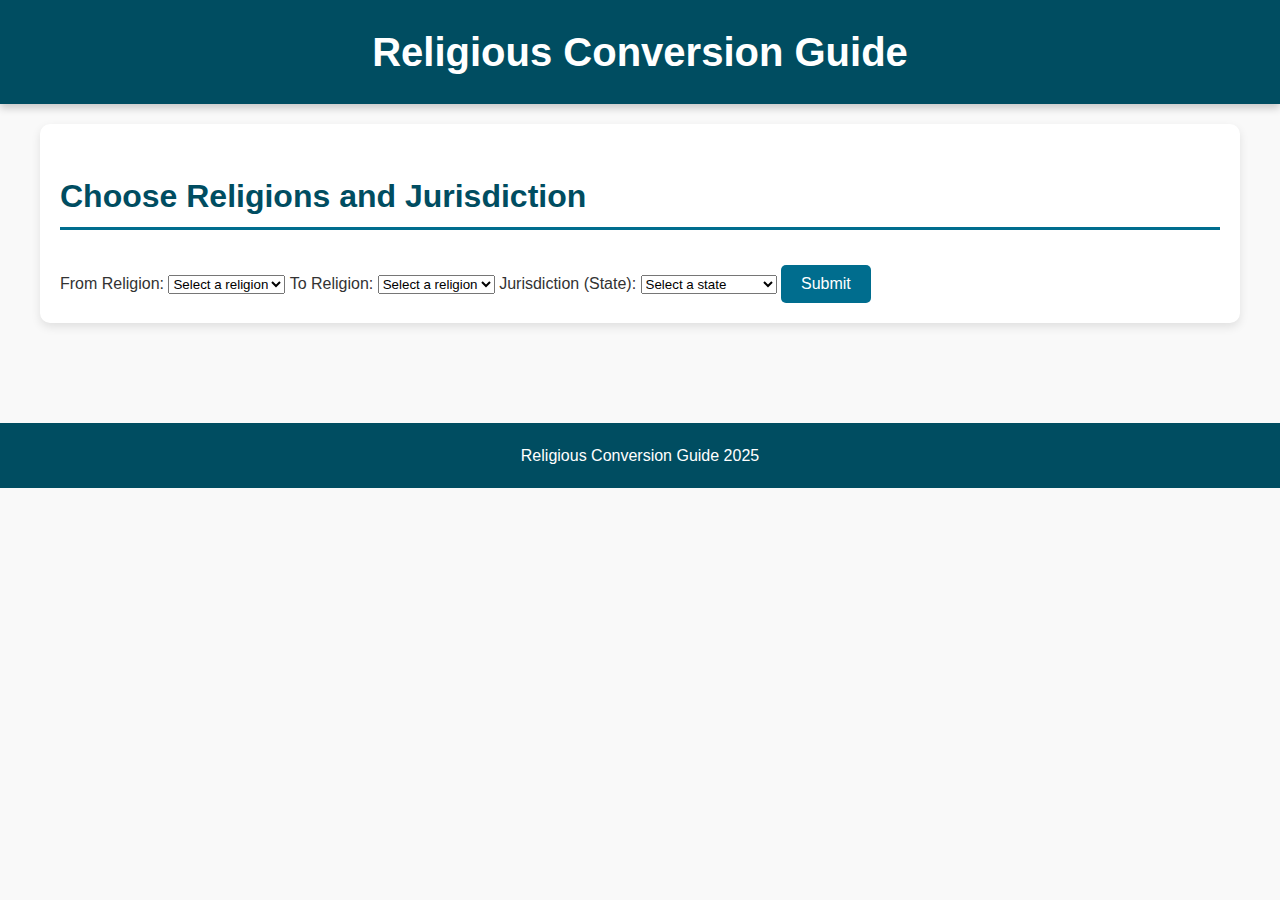
<file: second.html>
<!DOCTYPE html>
<html lang="en">
<head>
    <meta charset="UTF-8">
    <meta name="viewport" content="width=device-width, initial-scale=1.0">
    <title>Second Page</title>
    <link rel="stylesheet" href="styles.css">
</head>
<body>
    <header>
        <h1>Religious Conversion Guide</h1>
    </header>

    <main>
        <section>
            <h2>Choose Religions and Jurisdiction</h2>
            <form id="conversion-form">
                <label for="from-religion">From Religion:</label>
                <select id="from-religion" name="from-religion" required>
                    <option value="" disabled selected>Select a religion</option>
                    <option value="Hindu">Hindu</option>
                    <option value="Muslim">Muslim</option>
                    <option value="Christian">Christian</option>
                    <option value="Parsi">Sikh</option>
                </select>

                <label for="to-religion">To Religion:</label>
                <select id="to-religion" name="to-religion" required>
                    <option value="" disabled selected>Select a religion</option>
                    <option value="Hindu">Hindu</option>
                    <option value="Muslim">Muslim</option>
                    <option value="Christian">Christian</option>
                    <option value="Parsi">Parsi</option>
                </select>

                <label for="jurisdiction">Jurisdiction (State):</label>
                <select id="jurisdiction" name="jurisdiction" required>
                    <option value="" disabled selected>Select a state</option>
                    <option value="Uttar Pradesh">Uttar Pradesh</option>
                    <option value="Madhya Pradesh">Madhya Pradesh</option>
                    <option value="Gujarat">Gujarat</option>
                    <option value="Uttarakhand">Uttarakhand</option>
                    <option value="Himachal Pradesh">Himachal Pradesh</option>
                    <option value="Jharkhand">Jharkhand</option>
                    <option value="Chhattisgarh">Chhattisgarh</option>
                    <option value="Haryana">Haryana</option>
                    <option value="Karnataka">Karnataka</option>
                    <option value="Arunachal Pradesh">Arunachal Pradesh</option>
                    <option value="Rajasthan">Rajasthan</option>
                    <option value="Odisha">Odisha</option>
                    <option value="Other">Other</option>
                </select>

                <button id="submit-btn" type="submit">Submit</button>
            </form>
        </section>
    </main>

    <footer>
        <p>Religious Conversion Guide 2025</p>
    </footer>

    <script src="script.js"></script>
</body>
</html>
</file>
<file: styles.css>
body {
    font-family: 'Arial', sans-serif;
    line-height: 1.6;
    color: #333;
    background-color: #f9f9f9;
    margin: 0;
    padding: 0;
}

header {
    background-color: #004d61;
    color: #fff;
    padding: 20px 0;
    text-align: center;
    box-shadow: 0 4px 8px rgba(0, 0, 0, 0.2);
}

header h1 {
    font-size: 2.5rem;
    margin: 0;
}

main {
    padding: 20px;
    max-width: 1200px;
    margin: auto;
}

section {
    margin-bottom: 40px;
    background: #ffffff;
    padding: 20px;
    border-radius: 10px;
    box-shadow: 0 4px 10px rgba(0, 0, 0, 0.1);
}

h2 {
    color: #004d61;
    font-size: 2rem;
    border-bottom: 3px solid #006d8e;
    padding-bottom: 5px;
    margin-bottom: 15px;
}

h3 {
    color: #006d8e;
    font-size: 1.5rem;
    margin-bottom: 10px;
}

h4 {
    font-size: 1.3rem;
    color: #444;
    margin-bottom: 8px;
}

p {
    margin: 10px 0;
    font-size: 1rem;
}

ul {
    list-style-type: disc;
    margin-left: 20px;
}

li {
    margin: 5px 0;
}

blockquote {
    margin: 20px 0;
    padding: 15px;
    background: #f1f1f1;
    border-left: 5px solid #006d8e;
    font-style: italic;
}

button {
    padding: 10px 20px;
    background: #006d8e;
    color: white;
    border: none;
    border-radius: 5px;
    font-size: 1rem;
    cursor: pointer;
    margin-top: 20px;
}

button:hover {
    background: #004d61;
}

#next-button {
    margin-top: 30px; /* Add space around the Next button */
}

footer {
    text-align: center;
    padding: 10px 0;
    background: #004d61;
    color: white;
    margin-top: 40px;
}
</file>
